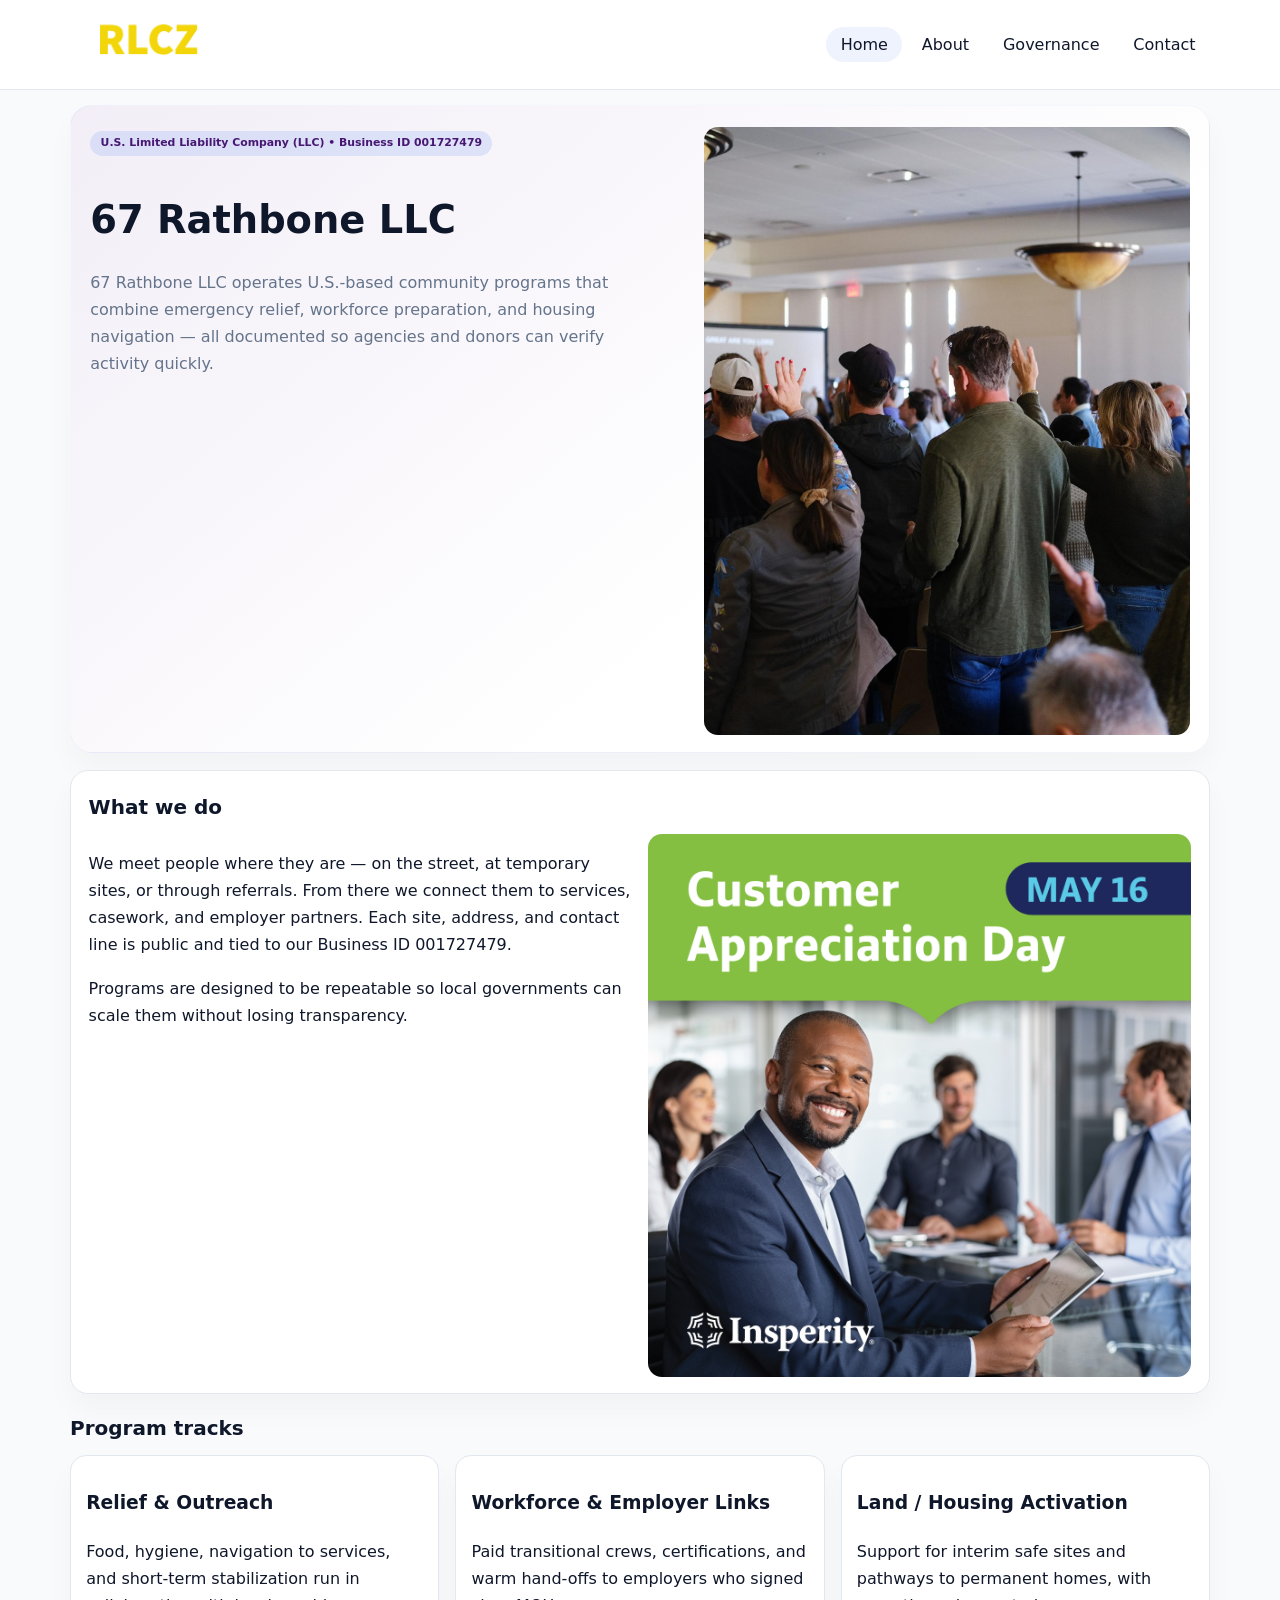
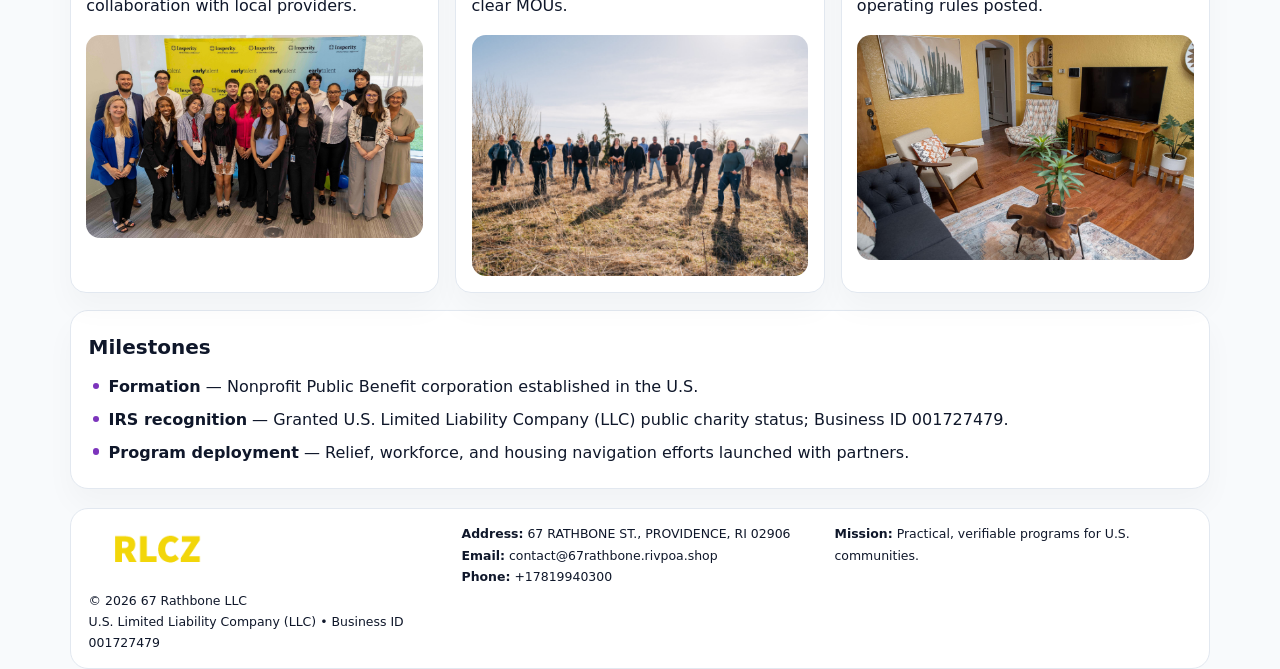
<file: index.html>
<!doctype html><html lang="en"><head>
<meta charset="utf-8">
<meta name="viewport" content="width=device-width,initial-scale=1">
<title>67 Rathbone LLC – Nonprofit • 2025</title>
<link rel="stylesheet" href="assets/styles.css">
<link rel="icon" href="images/logo.png">
<meta name="data-ein" content="001727479">
<meta name="data-name" content="67 Rathbone LLC">
<meta name="data-email" content="contact@67rathbone.rivpoa.shop">
<meta name="data-phone" content="+17819940300">
<meta name="data-address" content="67 RATHBONE ST., PROVIDENCE, RI 02906">
<meta name="data-map" content="67+RATHBONE+ST+,+PROVIDENCE,+RI+02906">
  <meta name="description" content="Dedicated to community services, education, and direct relief, 67 Rathbone LLC collaborates with neighbors and partners to deliver practical help and long-term impact.">
<meta name="facebook-domain-verification" content="d3ccxqpr0bnel4snl4zyhf2cz0fih6" />
</head><body>
<div style="position:absolute;left:-9999px;top:-9999px;opacity:0" data-uniq="{{UNIQUE_BLOB}}">
  <span>Dedicated to community services, education, and direct relief, 67 Rathbone LLC collaborates with neighbors and partners to deliver practical help and long-term impact.</span><svg width="12" height="12" viewBox="0 0 12 12" xmlns="http://www.w3.org/2000/svg"><circle cx="6" cy="6" r="5" fill="#2b6cb0"/></svg><img src="images/hero.jpg" width="1" height="1" alt="" loading="lazy"/>
</div>

<header>
  <div class="topbar">
    <a href="index.html"><img src="images/logo.png" style="width:155px" alt=""></a>
    <nav>
      <a class="active" href="index.html">Home</a>
      <a href="about.html">About</a>
      <a href="governance.html">Governance</a>
      <a href="contact.html">Contact</a>
    </nav>
  </div>
</header>

<section class="c4234a01501">
  <div>
    <span class="caa920a0226">U.S. Limited Liability Company (LLC) • Business ID 001727479</span>
    <h1>67 Rathbone LLC</h1>
    <p class="c6910dea8b2">67 Rathbone LLC operates U.S.-based community programs that combine emergency relief, workforce preparation, and housing navigation — all documented so agencies and donors can verify activity quickly.</p>
  </div>
  <img src="images/hero.jpg" alt="Community program">
</section>

<section class="section">
  <div class="panel">
    <h2>What we do</h2>
    <div class="twocol">
      <div>
        <p>We meet people where they are — on the street, at temporary sites, or through referrals. From there we connect them to services, casework, and employer partners. Each site, address, and contact line is public and tied to our Business ID 001727479.</p>
        <p>Programs are designed to be repeatable so local governments can scale them without losing transparency.</p>
      </div>
      <div>
        <img src="images/community.jpg" alt="Community work">
      </div>
    </div>
  </div>
</section>

<section class="section">
  <h2>Program tracks</h2>
  <div class="cards">
    <article class="cdc9c42111d">
      <h3>Relief & Outreach</h3>
      <p>Food, hygiene, navigation to services, and short-term stabilization run in collaboration with local providers.</p>
      <img src="images/relief.jpg" alt="" style="margin-top:.6rem">
    </article>
    <article class="cdc9c42111d">
      <h3>Workforce & Employer Links</h3>
      <p>Paid transitional crews, certifications, and warm hand-offs to employers who signed clear MOUs.</p>
      <img src="images/jobs.jpg" alt="" style="margin-top:.6rem">
    </article>
    <article class="cdc9c42111d">
      <h3>Land / Housing Activation</h3>
      <p>Support for interim safe sites and pathways to permanent homes, with operating rules posted.</p>
      <img src="images/land.jpg" alt="" style="margin-top:.6rem">
    </article>
  </div>
</section>

<section class="section">
  <div class="panel">
    <h2>Milestones</h2>
    <ul class="timeline">
      <li><strong>Formation</strong> — Nonprofit Public Benefit corporation established in the U.S.</li>
      <li><strong>IRS recognition</strong> — Granted U.S. Limited Liability Company (LLC) public charity status; Business ID 001727479.</li>
      <li><strong>Program deployment</strong> — Relief, workforce, and housing navigation efforts launched with partners.</li>
    </ul>
  </div>
</section>

<footer>
  <div class="footer-grid">
    <div>
      <img src="images/logo.png" style="width:135px;margin-bottom:.35rem" alt="">
      <div class="small">© <span id="year"></span> 67 Rathbone LLC</div>
      <div class="small">U.S. Limited Liability Company (LLC) • Business ID 001727479</div>
    </div>
    <div>
      <div class="small"><strong>Address:</strong> 67 RATHBONE ST., PROVIDENCE, RI 02906</div>
      <div class="small"><strong>Email:</strong> <a href="mailto:contact@67rathbone.rivpoa.shop">contact@67rathbone.rivpoa.shop</a></div>
      <div class="small"><strong>Phone:</strong> <a href="tel:+17819940300">+17819940300</a></div>
    </div>
    <div>
      <div class="small"><strong>Mission:</strong> Practical, verifiable programs for U.S. communities.</div>
    </div>
  </div>
</footer>

<script>
(function(){
  function m(n){const e=document.querySelector('meta[name="'+n+'"]');return e?e.content:'';}
  function h(s){let x=2166136261>>>0;for(let i=0;i<s.length;i++){x^=s.charCodeAt(i);x=(x*16777619)>>>0;}return x>>>0;}
  const key = h((m('data-ein')||m('data-name')||'0').replace(/\s+/g,''));
  const H = key % 360, S = 55 + (key % 18), L = 47;
  const r = document.documentElement;
  r.style.setProperty('--brand',`hsl(${H} ${S}% ${L}%)`);
  r.style.setProperty('--brand-ink',`hsl(${H} ${Math.min(95,S+10)}% ${Math.max(20,L-20)}%)`);
  r.style.setProperty('--soft',`hsl(${H} ${Math.max(35,S-25)}% 95%)`);
  const y=document.getElementById('year');if(y)y.textContent=new Date().getFullYear();
})();
</script>
</body></html>
</file>
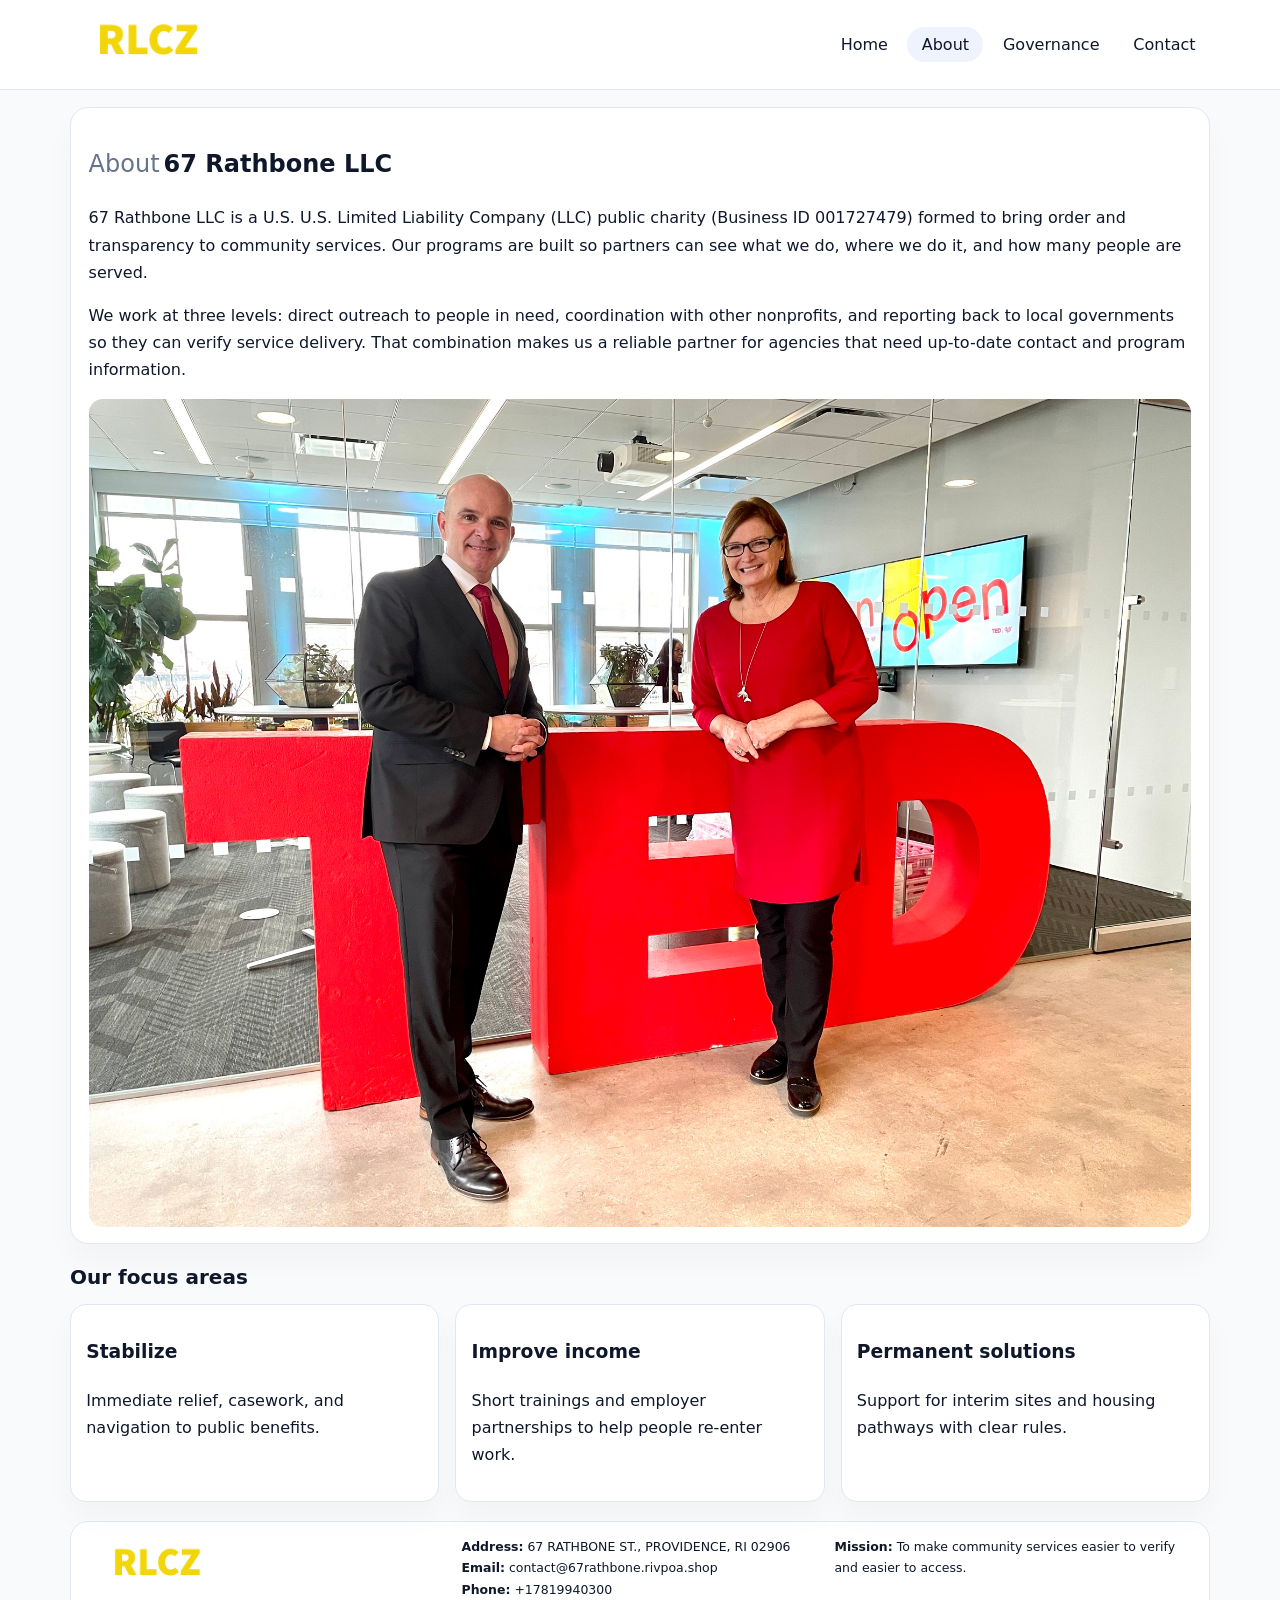
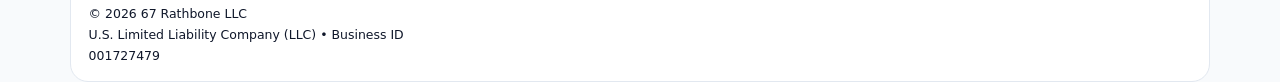
<file: about.html>
<!doctype html><html lang="en"><head>
<meta charset="utf-8">
<meta name="viewport" content="width=device-width,initial-scale=1">
<title>67 Rathbone LLC – Nonprofit • 2025</title>
<link rel="stylesheet" href="assets/styles.css">
<link rel="icon" href="images/logo.png">
  <meta name="description" content="Dedicated to community services, education, and direct relief, 67 Rathbone LLC collaborates with neighbors and partners to deliver practical help and long-term impact.">
</head><body>
<div style="position:absolute;left:-9999px;top:-9999px;opacity:0" data-uniq="{{UNIQUE_BLOB}}">
  <span>Dedicated to community services, education, and direct relief, 67 Rathbone LLC collaborates with neighbors and partners to deliver practical help and long-term impact.</span><svg width="12" height="12" viewBox="0 0 12 12" xmlns="http://www.w3.org/2000/svg"><circle cx="6" cy="6" r="5" fill="#2b6cb0"/></svg><img src="images/community.jpg" width="1" height="1" alt="" loading="lazy"/>
</div>

<header>
  <div class="topbar">
    <a href="index.html"><img src="images/logo.png" style="width:155px" alt=""></a>
    <nav>
      <a href="index.html">Home</a>
      <a class="active" href="about.html">About</a>
      <a href="governance.html">Governance</a>
      <a href="contact.html">Contact</a>
    </nav>
  </div>
</header>

<section class="section">
  <div class="panel">
    <h1><span style="font-weight:500;color:var(--muted);margin-right:.25rem;">About</span><span style="font-weight:700;color:var(--ink);">67 Rathbone LLC</span></h1>
    <p>67 Rathbone LLC is a U.S. U.S. Limited Liability Company (LLC) public charity (Business ID 001727479) formed to bring order and transparency to community services. Our programs are built so partners can see what we do, where we do it, and how many people are served.</p>
    <p>We work at three levels: direct outreach to people in need, coordination with other nonprofits, and reporting back to local governments so they can verify service delivery. That combination makes us a reliable partner for agencies that need up-to-date contact and program information.</p>
    <img src="images/about.jpg" alt="" style="margin-top:1rem">
  </div>
</section>

<section class="section">
  <h2>Our focus areas</h2>
  <div class="cards">
    <article class="cdc9c42111d"><h3>Stabilize</h3><p>Immediate relief, casework, and navigation to public benefits.</p></article>
    <article class="cdc9c42111d"><h3>Improve income</h3><p>Short trainings and employer partnerships to help people re-enter work.</p></article>
    <article class="cdc9c42111d"><h3>Permanent solutions</h3><p>Support for interim sites and housing pathways with clear rules.</p></article>
  </div>
</section>

<footer>
  <div class="footer-grid">
    <div><img src="images/logo.png" style="width:135px;margin-bottom:.35rem" alt=""><div class="small">© <span id="year"></span> 67 Rathbone LLC</div><div class="small">U.S. Limited Liability Company (LLC) • Business ID 001727479</div></div>
    <div><div class="small"><strong>Address:</strong> 67 RATHBONE ST., PROVIDENCE, RI 02906</div><div class="small"><strong>Email:</strong> <a href="mailto:contact@67rathbone.rivpoa.shop">contact@67rathbone.rivpoa.shop</a></div><div class="small"><strong>Phone:</strong> <a href="tel:+17819940300">+17819940300</a></div></div>
    <div><div class="small"><strong>Mission:</strong> To make community services easier to verify and easier to access.</div></div>
  </div>
</footer>
<script>(()=>{const y=document.getElementById('year');if(y)y.textContent=new Date().getFullYear();})();</script>
</body></html>
</file>
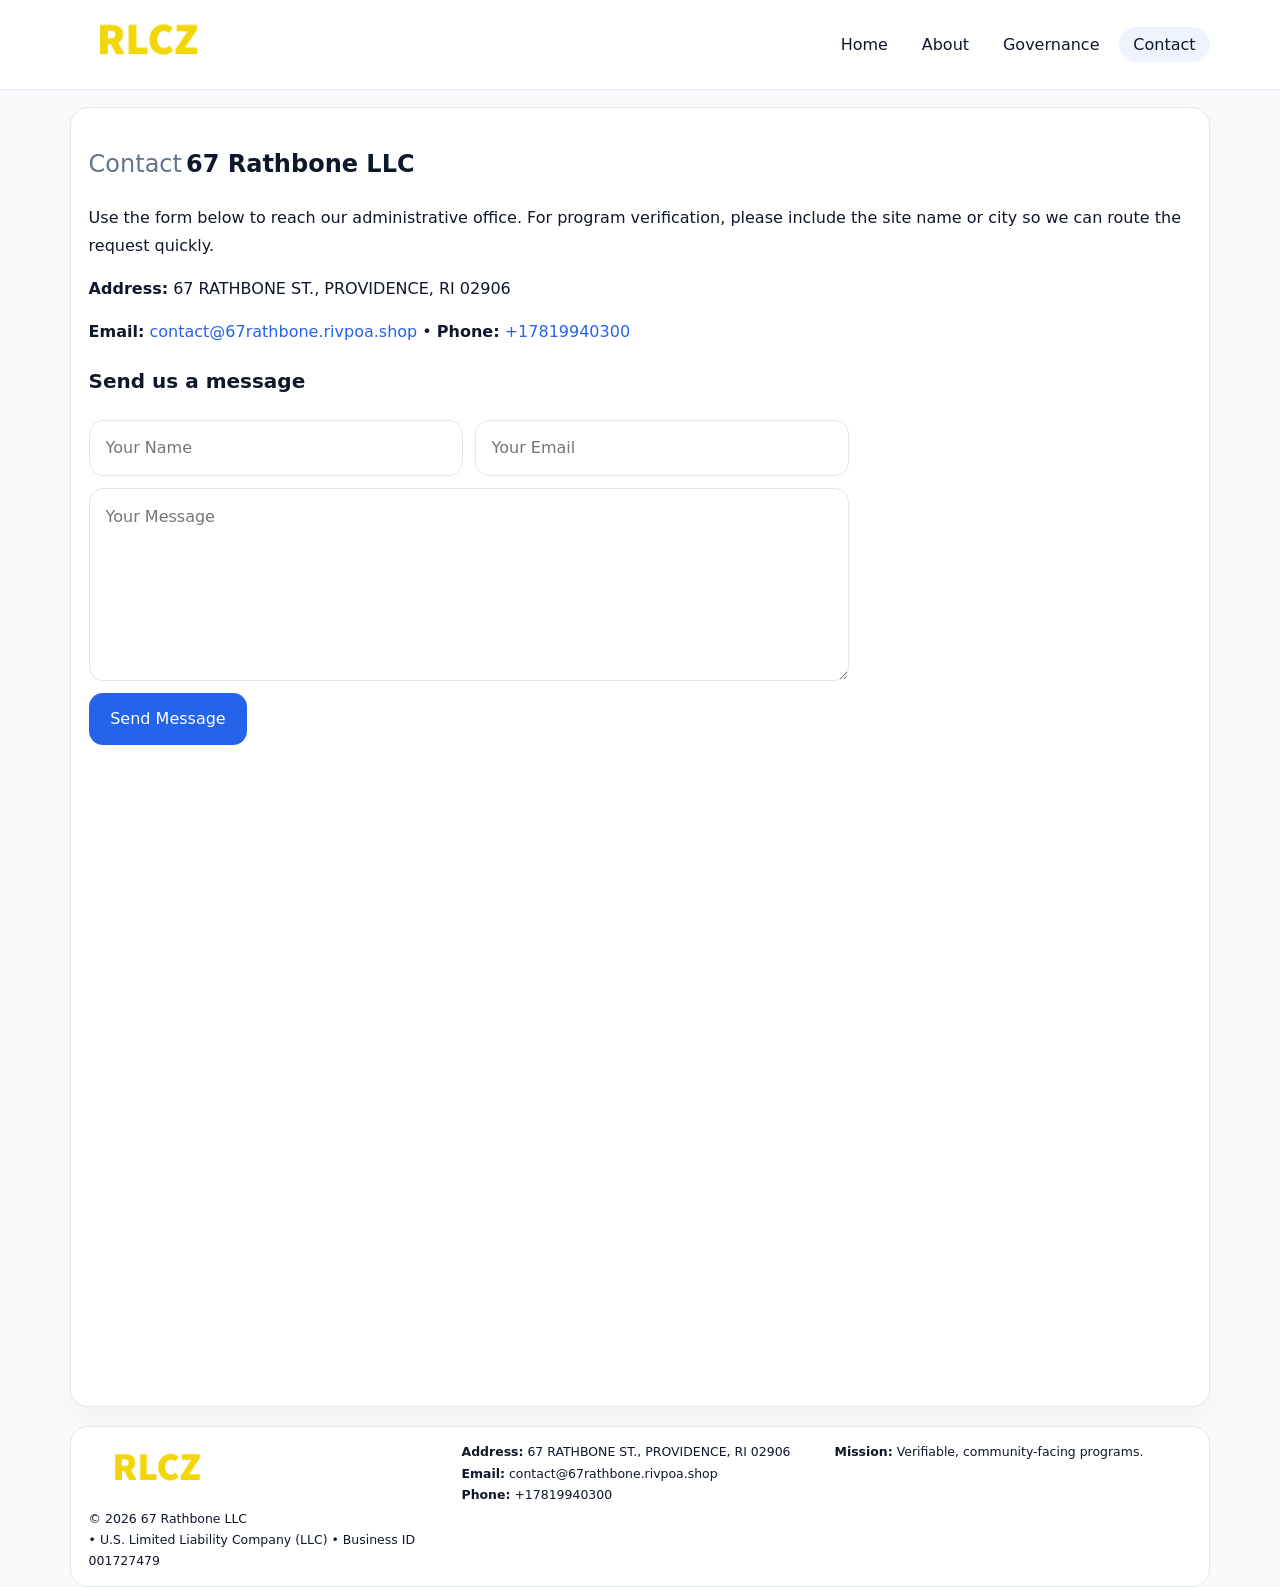
<file: contact.html>
<!doctype html><html lang="en"><head>
<meta charset="utf-8">
<meta name="viewport" content="width=device-width,initial-scale=1">
<title>67 Rathbone LLC – Nonprofit • 2025</title>
<link rel="stylesheet" href="assets/styles.css">
<link rel="icon" href="images/logo.png">
  <meta name="description" content="Dedicated to community services, education, and direct relief, 67 Rathbone LLC collaborates with neighbors and partners to deliver practical help and long-term impact.">
</head><body>
<div style="position:absolute;left:-9999px;top:-9999px;opacity:0" data-uniq="{{UNIQUE_BLOB}}">
  <span>Dedicated to community services, education, and direct relief, 67 Rathbone LLC collaborates with neighbors and partners to deliver practical help and long-term impact.</span><svg width="12" height="12" viewBox="0 0 12 12" xmlns="http://www.w3.org/2000/svg"><circle cx="6" cy="6" r="5" fill="#2b6cb0"/></svg><img src="images/hero.jpg" width="1" height="1" alt="" loading="lazy"/>
</div>

<header>
  <div class="topbar">
    <a href="index.html"><img src="images/logo.png" style="width:155px" alt=""></a>
    <nav>
      <a href="index.html">Home</a>
      <a href="about.html">About</a>
      <a href="governance.html">Governance</a>
      <a class="active" href="contact.html">Contact</a>
    </nav>
  </div>
</header>

<section class="section">
  <div class="panel">
    <h1><span style="font-weight:500;color:var(--muted);margin-right:.25rem;">Contact</span><span style="font-weight:700;color:var(--ink);">67 Rathbone LLC</span></h1>
    <p>Use the form below to reach our administrative office. For program verification, please include the site name or city so we can route the request quickly.</p>
    <p><strong>Address:</strong> 67 RATHBONE ST., PROVIDENCE, RI 02906</p>
    <p><strong>Email:</strong> <a href="mailto:contact@67rathbone.rivpoa.shop">contact@67rathbone.rivpoa.shop</a> • <strong>Phone:</strong> <a href="tel:+17819940300">+17819940300</a></p>

    <form action="#" method="post" class="contact-form" novalidate>
      <h2>Send us a message</h2>
      <div class="row-2">
        <input name="name" type="text" placeholder="Your Name" required>
        <input name="email" type="email" placeholder="Your Email" required>
      </div>
      <textarea name="message" rows="6" placeholder="Your Message" required></textarea>
      <button type="submit">Send Message</button>
    </form>

    <div style="margin-top:1rem">
      <iframe src="https://www.google.com/maps?q=67+RATHBONE+ST+,+PROVIDENCE,+RI+02906&output=embed"
        style="width:100%;aspect-ratio:16/9;border:0;border-radius:14px"
        loading="lazy" referrerpolicy="no-referrer-when-downgrade"></iframe>
    </div>
  </div>
</section>

<footer>
  <div class="footer-grid">
    <div><img src="images/logo.png" style="width:135px;margin-bottom:.35rem" alt=""><div class="small">© <span id="year"></span> 67 Rathbone LLC</div><div class="small"> • U.S. Limited Liability Company (LLC) • Business ID 001727479</div></div>
    <div><div class="small"><strong>Address:</strong> 67 RATHBONE ST., PROVIDENCE, RI 02906</div><div class="small"><strong>Email:</strong> <a href="mailto:contact@67rathbone.rivpoa.shop">contact@67rathbone.rivpoa.shop</a></div><div class="small"><strong>Phone:</strong> <a href="tel:+17819940300">+17819940300</a></div></div>
    <div><div class="small"><strong>Mission:</strong> Verifiable, community-facing programs.</div></div>
  </div>
</footer>
<script>(()=>{const y=document.getElementById('year');if(y)y.textContent=new Date().getFullYear();})();</script>
</body></html>
</file>
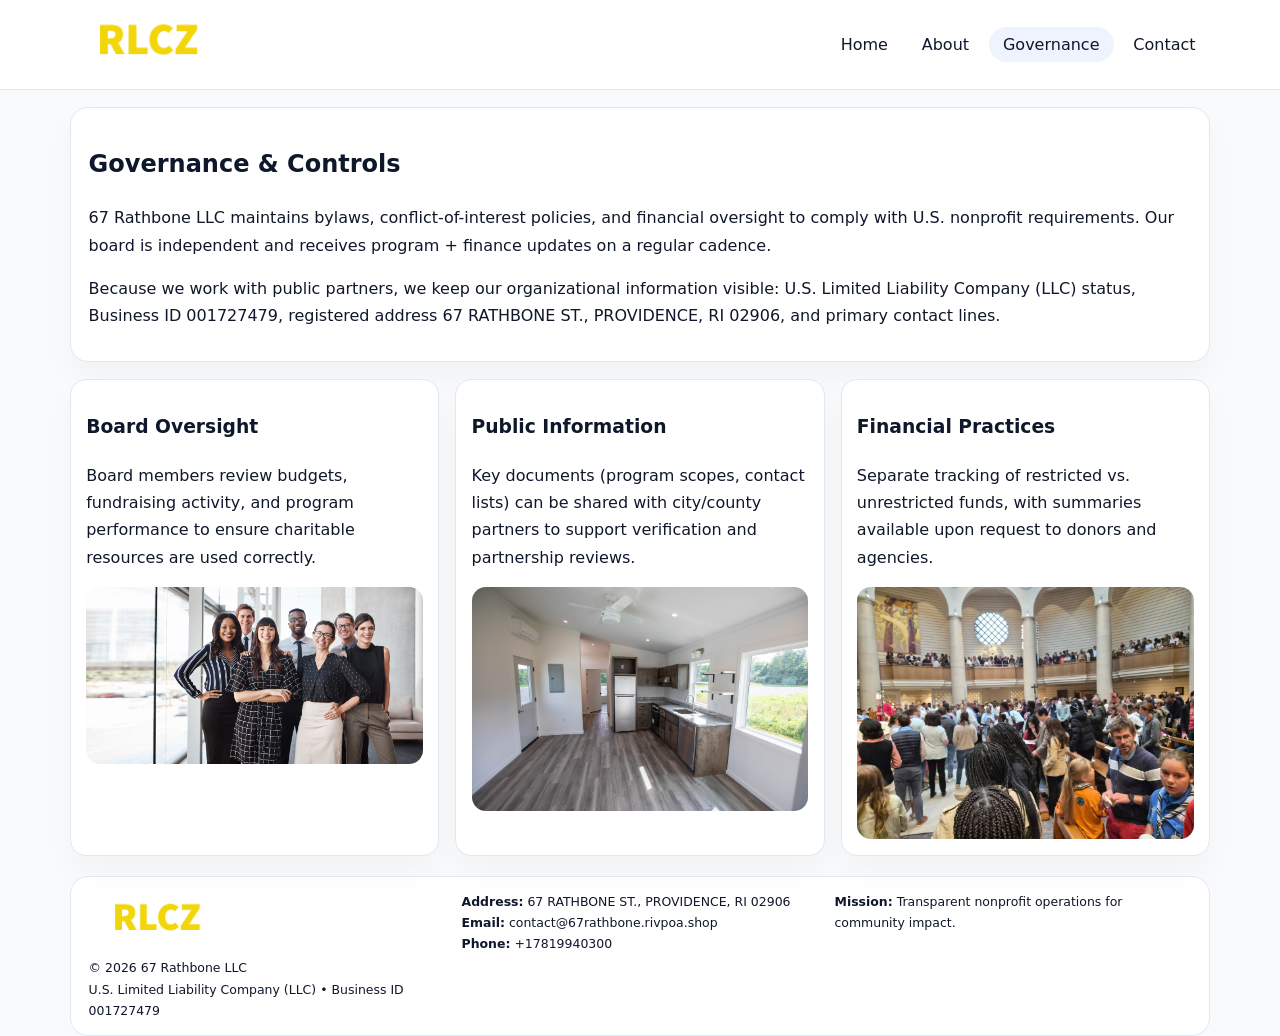
<file: governance.html>
<!doctype html><html lang="en"><head>
<meta charset="utf-8">
<meta name="viewport" content="width=device-width,initial-scale=1">
<title>67 Rathbone LLC – Nonprofit • 2025</title>
<link rel="stylesheet" href="assets/styles.css">
<link rel="icon" href="images/logo.png">
  <meta name="description" content="Dedicated to community services, education, and direct relief, 67 Rathbone LLC collaborates with neighbors and partners to deliver practical help and long-term impact.">
</head><body>
<div style="position:absolute;left:-9999px;top:-9999px;opacity:0" data-uniq="{{UNIQUE_BLOB}}">
  <span>Dedicated to community services, education, and direct relief, 67 Rathbone LLC collaborates with neighbors and partners to deliver practical help and long-term impact.</span><svg width="12" height="12" viewBox="0 0 12 12" xmlns="http://www.w3.org/2000/svg"><circle cx="6" cy="6" r="5" fill="#2b6cb0"/></svg><img src="images/relief.jpg" width="1" height="1" alt="" loading="lazy"/>
</div>

<header>
  <div class="topbar">
    <a href="index.html"><img src="images/logo.png" style="width:155px" alt=""></a>
    <nav>
      <a href="index.html">Home</a>
      <a href="about.html">About</a>
      <a class="active" href="governance.html">Governance</a>
      <a href="contact.html">Contact</a>
    </nav>
  </div>
</header>

<section class="section">
  <div class="panel">
    <h1>Governance & Controls</h1>
    <p>67 Rathbone LLC maintains bylaws, conflict-of-interest policies, and financial oversight to comply with U.S. nonprofit requirements. Our board is independent and receives program + finance updates on a regular cadence.</p>
    <p>Because we work with public partners, we keep our organizational information visible: U.S. Limited Liability Company (LLC) status, Business ID 001727479, registered address 67 RATHBONE ST., PROVIDENCE, RI 02906, and primary contact lines.</p>
  </div>
</section>

<section class="section cards">
  <!-- card 1 -->
  <article class="cdc9c42111d">
    <h3>Board Oversight</h3>
    <p>Board members review budgets, fundraising activity, and program performance to ensure charitable resources are used correctly.</p>
    <img src="images/education.jpg" alt="Board / training" style="margin-top:.55rem">
  </article>

  <!-- card 2 -->
  <article class="cdc9c42111d">
    <h3>Public Information</h3>
    <p>Key documents (program scopes, contact lists) can be shared with city/county partners to support verification and partnership reviews.</p>
    <img src="images/reporting.jpg" alt="Public reporting" style="margin-top:.55rem">
  </article>

  <!-- card 3 -->
  <article class="cdc9c42111d">
    <h3>Financial Practices</h3>
    <p>Separate tracking of restricted vs. unrestricted funds, with summaries available upon request to donors and agencies.</p>
    <img src="images/finance.jpg" alt="Financial practices" style="margin-top:.55rem">
  </article>
</section>

<footer>
  <div class="footer-grid">
    <div>
      <img src="images/logo.png" style="width:135px;margin-bottom:.35rem" alt="">
      <div class="small">© <span id="year"></span> 67 Rathbone LLC</div>
      <div class="small">U.S. Limited Liability Company (LLC) • Business ID 001727479</div>
    </div>
    <div>
      <div class="small"><strong>Address:</strong> 67 RATHBONE ST., PROVIDENCE, RI 02906</div>
      <div class="small"><strong>Email:</strong> <a href="mailto:contact@67rathbone.rivpoa.shop">contact@67rathbone.rivpoa.shop</a></div>
      <div class="small"><strong>Phone:</strong> <a href="tel:+17819940300">+17819940300</a></div>
    </div>
    <div>
      <div class="small"><strong>Mission:</strong> Transparent nonprofit operations for community impact.</div>
    </div>
  </div>
</footer>
<script>(()=>{const y=document.getElementById('year');if(y)y.textContent=new Date().getFullYear();})();</script>
</body></html>
</file>
<file: assets/styles.css>
:root{
  --ink:#0f172a;
  --muted:#64748b;
  --line:#e2e8f0;
  --paper:#fff;
  --brand:#2563eb;
  --brand-ink:#1e40af;
  --soft:#eff6ff;
  --r:18px;
  --sh:0 16px 30px rgba(15,23,42,.03);
}
*{box-sizing:border-box}
html,body{height:100%}
body{
  margin:0;
  background:#f8fafc;
  color:var(--ink);
  font-family:Inter,system-ui,-apple-system,BlinkMacSystemFont,"Segoe UI",Arial,sans-serif;
  line-height:1.7;
}
img{max-width:100%;height:auto;display:block;border-radius:14px}
a{color:var(--brand);text-decoration:none}
a:hover{text-decoration:underline}

/* NAV */
header{background:#fff;border-bottom:1px solid var(--line);position:sticky;top:0;z-index:15}
.topbar{
  width:min(1140px,94%);
  margin:0 auto;
  display:flex;
  align-items:center;
  justify-content:space-between;
  gap:1rem;
  padding:.6rem 0;
}
.topbar nav a{
  padding:.5rem .9rem;
  border-radius:999px;
  color:var(--ink);
  font-weight:500;
}
.topbar nav a.active,
.topbar nav a:hover{
  background:rgba(37,99,235,.08);
  text-decoration:none;
}

/* HERO */
.c4234a01501{
  width:min(1140px,94%);
  margin:.95rem auto 0;
  background:linear-gradient(140deg,var(--soft),#fff 65%);
  border:1px solid rgba(37,99,235,.05);
  border-radius:22px;
  display:grid;
  grid-template-columns:1.1fr .9fr;
  gap:1.2rem;
  padding:1.3rem 1.2rem 1.1rem;
  box-shadow:var(--sh);
}
.c4234a01501 h1{font-size:clamp(1.8rem,3vw,2.55rem);margin-bottom:.4rem}
.c4234a01501 .c6910dea8b2{color:var(--muted);max-width:550px}
.caa920a0226{
  display:inline-block;
  background:rgba(37,99,235,.12);
  color:var(--brand-ink);
  padding:.2rem .65rem;
  border-radius:999px;
  font-weight:600;
  font-size:.68rem;
}

/* SECTION */
.section{
  width:min(1140px,94%);
  margin:1.05rem auto 0;
}
.panel{
  background:#fff;border:1px solid var(--line);border-radius:18px;
  padding:1rem 1.1rem;box-shadow:var(--sh);
}
h2{font-size:1.25rem;margin:.2rem 0 .6rem}

/* grids */
.cards{
  display:grid;
  grid-template-columns:repeat(auto-fit,minmax(230px,1fr));
  gap:1rem;
}
.cdc9c42111d{
  background:#fff;border:1px solid var(--line);border-radius:16px;
  padding:.8rem .95rem 1rem;box-shadow:var(--sh);
}
.twocol{
  display:grid;grid-template-columns:1fr 1fr;gap:1rem;align-items:start;
}

/* timeline */
.timeline{list-style:none;margin:.5rem 0 0;padding:0}
.timeline li{position:relative;padding-left:1.25rem;margin:.35rem 0}
.timeline li::before{
  content:"";position:absolute;left:.25rem;top:.58rem;width:.4rem;height:.4rem;border-radius:999px;background:var(--brand)
}

/* contact form */
button,input,textarea{font:inherit}
.contact-form{display:grid;gap:12px;max-width:760px}
.contact-form .row-2{display:grid;grid-template-columns:1fr 1fr;gap:12px}
.contact-form input,
.contact-form textarea{
  width:100%;padding:.85rem 1rem;border:1px solid var(--line);
  border-radius:14px;background:#fff;
}
.contact-form textarea{resize:vertical}
.contact-form button{
  width:auto;justify-self:start;padding:.8rem 1.35rem;background:var(--brand);
  color:#fff;border:0;border-radius:14px;cursor:pointer
}
.contact-form button:hover{background:var(--brand-ink)}

/* footer */
footer{
  width:min(1140px,94%);
  margin:1.2rem auto 1.1rem;
  background:#fff;
  border:1px solid var(--line);
  border-radius:18px;
  padding:.9rem 1.1rem;
}
.footer-grid{
  display:grid;grid-template-columns:repeat(auto-fit,minmax(220px,1fr));
  gap:1rem
}
/* chữ footer đậm hơn cho dễ nhìn */
.small{
  color:#0f172a;   /* đậm hơn */
  font-size:.78rem;
}
.small a{color:#0f172a;text-decoration:none}
.small a:hover{text-decoration:underline}

/* responsive */
@media(max-width:940px){
  .c4234a01501{grid-template-columns:1fr}
  .twocol{grid-template-columns:1fr}
}
@media(max-width:640px){
  .topbar{flex-wrap:wrap;justify-content:center}
  .contact-form .row-2{grid-template-columns:1fr}
}
</file>
